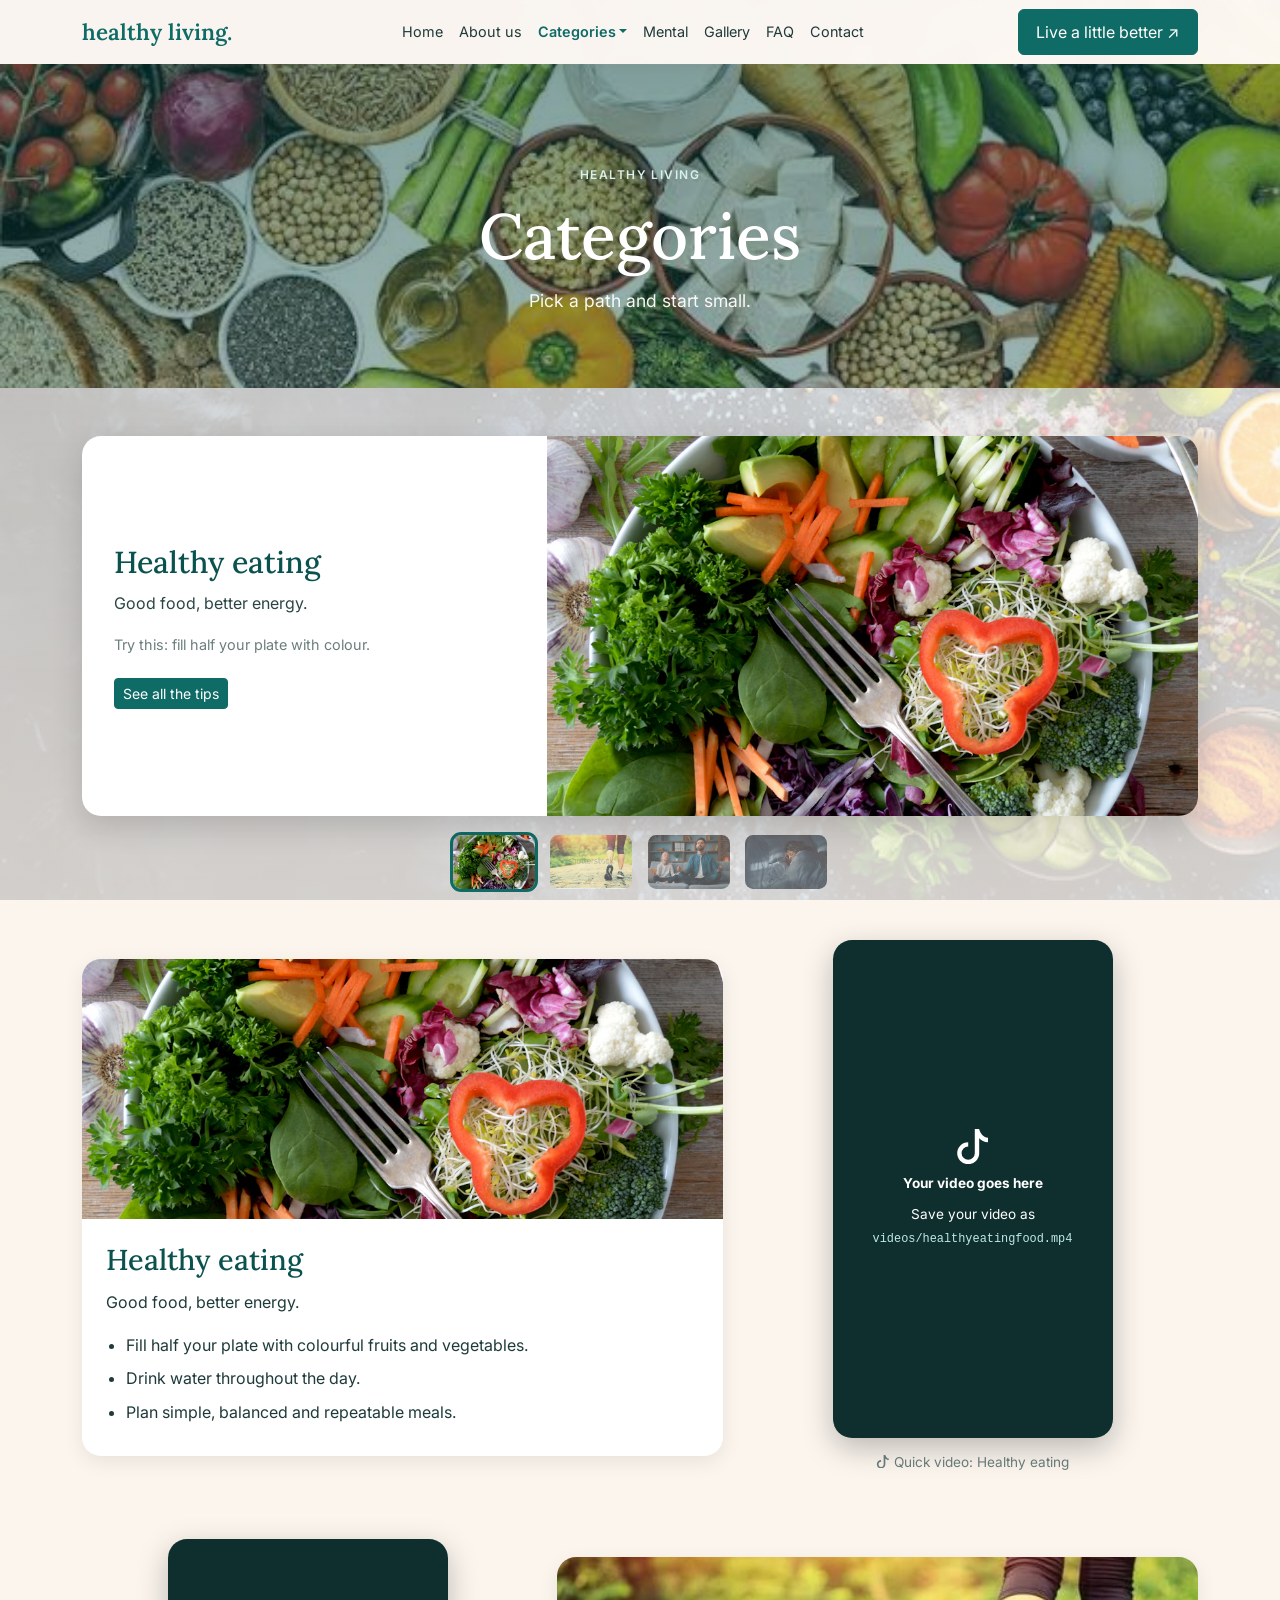
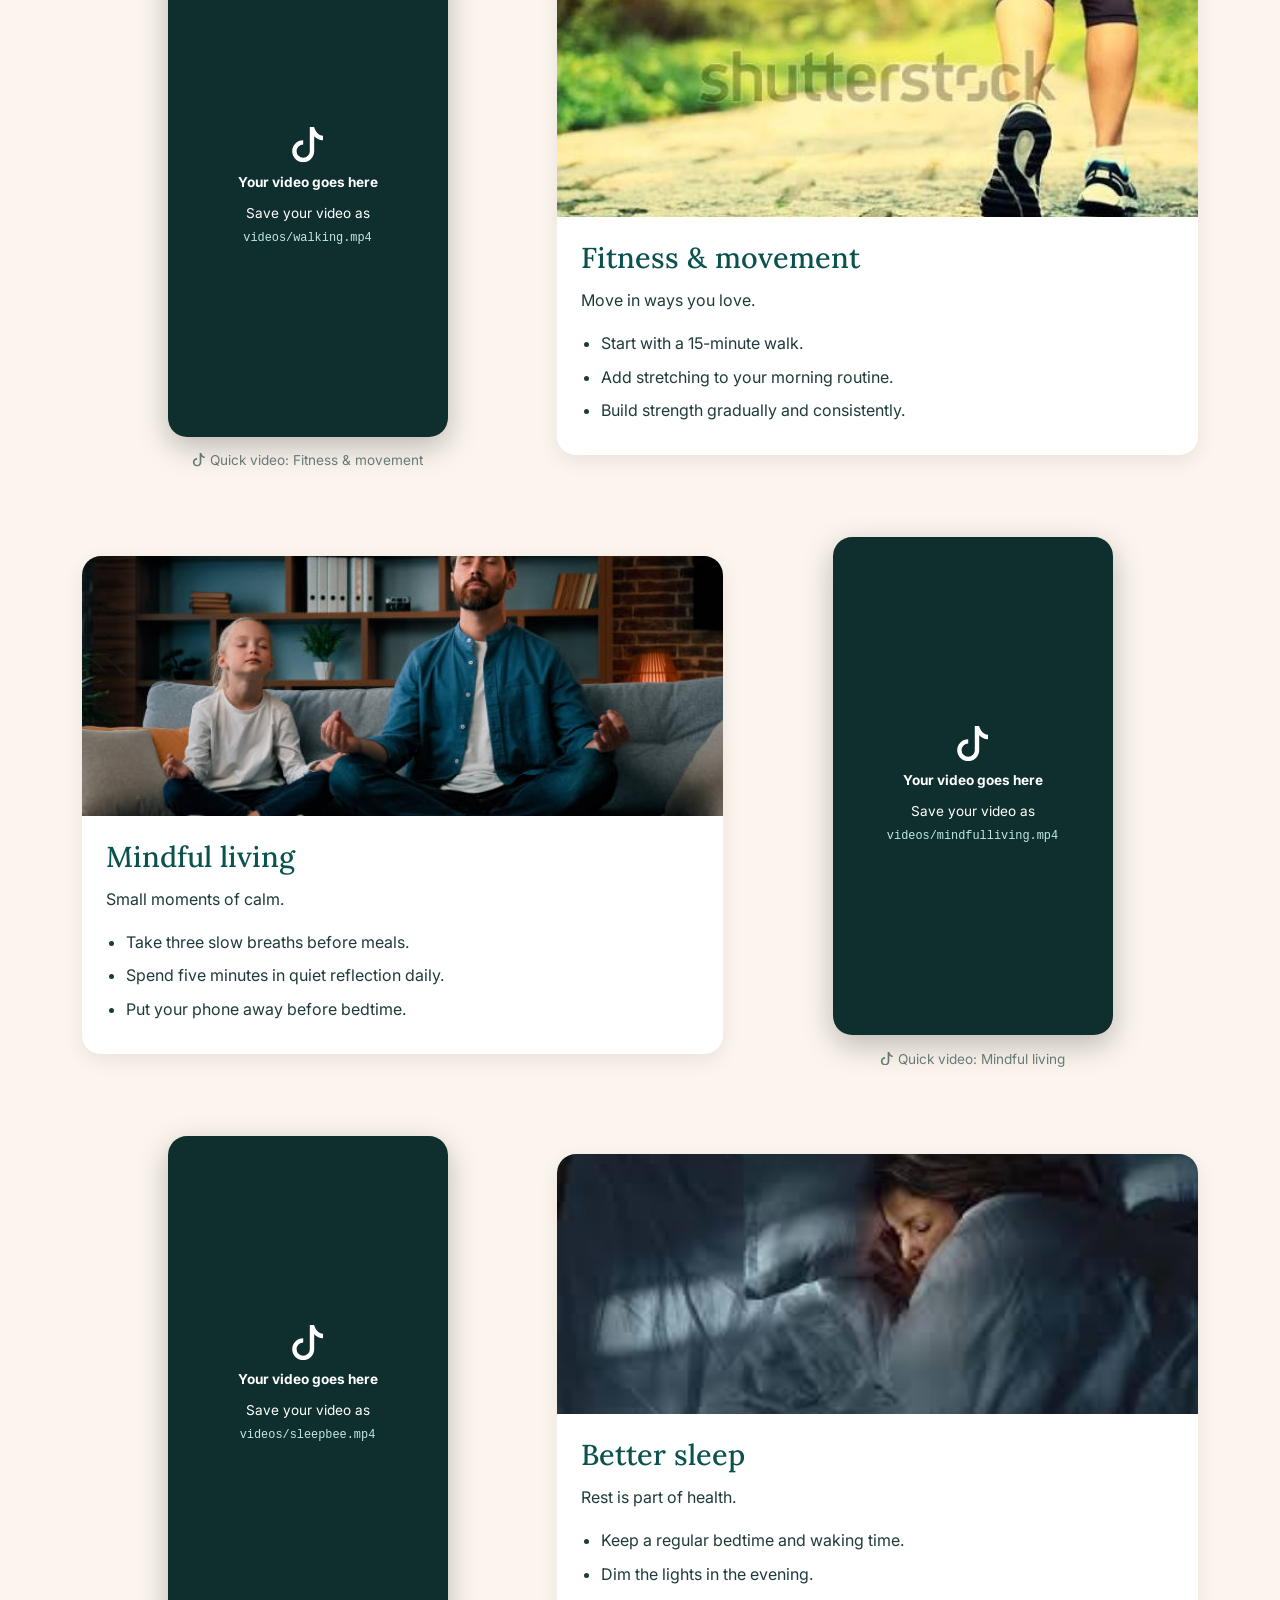
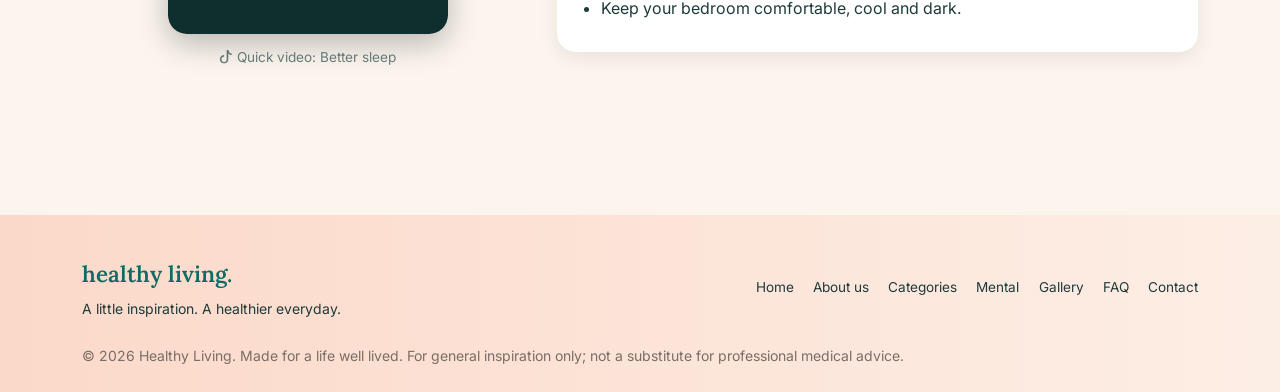
<file: categories.html>
<!DOCTYPE html>
<html lang="en">
<head>
  <meta charset="utf-8">
  <meta name="viewport" content="width=device-width, initial-scale=1">
  <meta name="description" content="Explore healthy eating, fitness, mindful living and better sleep with Healthy Living.">
  <meta name="theme-color" content="#0f6b66">

  <title>Categories | Healthy Living</title>

  <link href="https://cdn.jsdelivr.net/npm/bootstrap@5.3.3/dist/css/bootstrap.min.css" rel="stylesheet">
  <link href="https://fonts.googleapis.com/css2?family=Lora:wght@500;600&family=Inter:wght@400;500;600&display=swap" rel="stylesheet">

  <style>
    :root {
      --teal: #0f6b66;
      --teal-dark: #0a524e;
      --ink: #1f3a3a;
      --muted: #6b7f7d;
      --cream: #fdf8f3;
      --mint: #bfeae4;
      --peach: #fbd9c9;
      --font-heading: Lora, Georgia, "Times New Roman", serif;
      --font-body: Inter, system-ui, -apple-system, "Segoe UI", Arial, sans-serif;
      --radius-sm: 6px;
      --radius-md: 1rem;
      --radius-lg: 1.2rem;
      --shadow-card: 0 6px 20px rgba(0, 0, 0, .08);
      --shadow-video: 0 10px 30px rgba(0, 0, 0, .25);
      --shadow-menu: 0 12px 30px rgba(0, 0, 0, .18);
      --shadow-hero: 0 10px 30px rgba(0, 0, 0, .15);
      --menu-height: 90px;
    }

    * {
      box-sizing: border-box;
    }

    html {
      scroll-behavior: smooth;
      scroll-padding-top: var(--menu-height);
    }

    body {
      font-family: var(--font-body);
      color: var(--ink);
      background: var(--cream);
      line-height: 1.7;
    }

    h1,
    h2,
    h3,
    .brand {
      font-family: var(--font-heading);
    }

    a {
      color: var(--teal);
    }

    .muted {
      font-size: .85rem;
      color: var(--muted);
    }

    .icon {
      width: 1em;
      height: 1em;
      fill: currentColor;
      vertical-align: -.125em;
    }

    .btn-teal {
      color: #fff;
      background: var(--teal);
      border: 1px solid var(--teal);
      border-radius: var(--radius-sm);
      padding: .65rem 1.1rem;
    }

    .btn-teal:hover {
      color: #fff;
      background: var(--teal-dark);
      border-color: var(--teal-dark);
    }

    .eyebrow {
      display: inline-block;
      text-transform: uppercase;
      letter-spacing: .12em;
      font-size: .75rem;
      font-weight: 600;
      color: #d9f0ec;
    }

    img.img-broken {
      min-height: 180px;
      background: linear-gradient(135deg, var(--mint), var(--peach));
    }

    body.inner {
      position: relative;
      isolation: isolate;
      background: #fbf5ee;
    }

    body.inner::before {
      content: "";
      position: fixed;
      inset: 0;
      z-index: -2;
      background-image: var(--page-bg);
      background-size: cover;
      background-position: center;
      background-repeat: no-repeat;
      filter: saturate(1.1);
      opacity: .6;
      pointer-events: none;
    }

    body.inner::after {
      content: "";
      position: fixed;
      inset: 0;
      z-index: -1;
      background: linear-gradient(
        rgba(253, 248, 243, .5),
        rgba(253, 248, 243, .72)
      );
      pointer-events: none;
    }

    .site-nav {
      background: rgba(253, 248, 243, .94);
      backdrop-filter: blur(8px);
      box-shadow: 0 2px 12px rgba(0, 0, 0, .04);
    }

    .site-nav .nav-link {
      font-size: .9rem;
      color: var(--ink);
    }

    .site-nav .nav-link:hover,
    .site-nav .nav-link.active {
      color: var(--teal);
    }

    .site-nav .nav-link.active {
      font-weight: 600;
    }

    .brand {
      font-size: 1.4rem;
      font-weight: 600;
      color: var(--teal);
      text-decoration: none;
    }

    .site-nav .dropdown-menu {
      min-width: 240px;
      padding: .6rem;
      border: 0;
      background-color: #fff;
      background-image:
        linear-gradient(rgba(255, 255, 255, .72), rgba(255, 255, 255, .9)),
        url("images/best.jpg");
      background-size: cover;
      background-position: center;
      border-radius: var(--radius-md);
      box-shadow: var(--shadow-menu);
    }

    .site-nav .dropdown-item {
      padding: .55rem .9rem;
      font-weight: 500;
      color: var(--ink);
      border-radius: .6rem;
    }

    .site-nav .dropdown-item:hover {
      color: var(--teal);
      background: rgba(15, 107, 102, .12);
    }

    @media (min-width: 992px) {
      .site-nav .dropdown:hover > .dropdown-menu {
        display: block;
      }
    }

    .page-head {
      padding: 6rem 0 4.5rem;
      text-align: center;
      color: #fff;
      background-color: var(--teal);
      background-image:
        linear-gradient(rgba(10, 70, 66, .5), rgba(10, 70, 66, .4)),
        var(--bg);
      background-size: cover;
      background-position: center;
    }

    .page-head h1 {
      margin: .7rem 0;
      font-size: clamp(2.5rem, 5vw, 4rem);
    }

    .page-head p {
      font-size: 1.1rem;
      opacity: .95;
      margin-bottom: 0;
    }

    .split-car .carousel-inner {
      overflow: hidden;
      border-radius: var(--radius-lg);
      box-shadow: var(--shadow-hero);
    }

    .split-car .carousel-item .row {
      min-height: 380px;
    }

    .split-text {
      display: flex;
      flex-direction: column;
      justify-content: center;
      align-items: flex-start;
      gap: .6rem;
      padding: 2rem;
      color: var(--ink);
      background: #fff;
    }

    .split-text h3 {
      margin: 0;
      font-size: 1.9rem;
      color: var(--teal-dark);
    }

    .split-text p {
      margin: 0;
      opacity: .95;
    }

    .split-text .split-tip {
      margin-top: .4rem;
      font-size: .9rem;
      color: var(--muted);
      opacity: 1;
    }

    .split-text .btn {
      margin-top: .7rem;
    }

    .split-text .btn-light {
      color: #fff;
      background: var(--teal);
      border-color: var(--teal);
    }

    .split-text .btn-light:hover {
      color: #fff;
      background: var(--teal-dark);
      border-color: var(--teal-dark);
    }

    .split-car img {
      display: block;
      width: 100%;
      height: 380px;
      object-fit: cover;
    }

    .split-car .carousel-indicators.thumbs {
      position: static;
      margin: 1rem 0 0;
      justify-content: center;
      gap: .6rem;
    }

    .split-car .thumbs button {
      box-sizing: border-box;
      width: 88px;
      height: 60px;
      margin: 0;
      border: 3px solid transparent;
      border-radius: .7rem;
      background-color: var(--mint);
      background-size: cover;
      background-position: center;
      opacity: .6;
      transition: opacity .25s, border-color .25s;
    }

    .split-car .thumbs button:hover {
      opacity: .85;
    }

    .split-car .thumbs button.active {
      opacity: 1;
      border-color: var(--teal);
    }

    .cat-row {
      margin-bottom: 4rem;
      scroll-margin-top: var(--menu-height);
    }

    .cat-row li {
      margin-bottom: .4rem;
    }

    .cat-card {
      height: 100%;
      overflow: hidden;
      background: rgba(255, 255, 255, .95);
      border-radius: var(--radius-lg);
      box-shadow: var(--shadow-card);
      transition: transform .3s, box-shadow .3s;
    }

    .cat-card:hover {
      transform: translateY(-5px);
      box-shadow: 0 12px 28px rgba(0, 0, 0, .12);
    }

    .cat-img {
      display: block;
      width: 100%;
      height: 260px;
      object-fit: cover;
    }

    .cat-body {
      padding: 1.5rem;
    }

    .cat-body h2 {
      color: var(--teal-dark);
      font-size: 1.8rem;
      margin-bottom: .7rem;
    }

    .cat-body ul {
      padding-left: 1.25rem;
      margin-bottom: 0;
    }

    .video-frame {
      position: relative;
      aspect-ratio: 9 / 16;
      width: 100%;
      max-width: 280px;
      margin: 0 auto .6rem;
      overflow: hidden;
      background: #0f2f2e;
      border-radius: var(--radius-lg);
      box-shadow: var(--shadow-video);
    }

    .video-frame video {
      display: block;
      width: 100%;
      height: 100%;
      object-fit: cover;
    }

    .video-empty {
      display: none;
      position: absolute;
      inset: 0;
      flex-direction: column;
      align-items: center;
      justify-content: center;
      gap: .5rem;
      padding: 1.2rem;
      font-size: .85rem;
      color: #fff;
      text-align: center;
    }

    .video-empty .icon {
      width: 2.2rem;
      height: 2.2rem;
    }

    .video-empty code {
      color: var(--mint);
      overflow-wrap: anywhere;
    }

    .no-video video {
      display: none;
    }

    .no-video .video-empty {
      display: flex;
    }

    .site-footer {
      margin-top: 2rem;
      padding: 2.5rem 0 1.5rem;
      background: linear-gradient(90deg, var(--peach), #fdeee5);
    }

    .foot-links {
      display: flex;
      flex-wrap: wrap;
      gap: .5rem 1.2rem;
    }

    .foot-links a {
      font-size: .85rem;
      color: var(--ink);
      text-decoration: none;
    }

    .foot-links a:hover {
      color: var(--teal);
      text-decoration: underline;
    }

    .foot-note {
      color: #7a6d66;
    }

    .fade-up {
      opacity: 0;
      transform: translateY(24px);
      transition: opacity .7s, transform .7s;
    }

    .fade-up.show {
      opacity: 1;
      transform: none;
    }

    :focus-visible {
      outline: 3px solid var(--teal);
      outline-offset: 3px;
    }

    @media (max-width: 767px) {
      .page-head {
        padding: 4rem 1rem 3.5rem;
      }

      .split-car .carousel-item .row {
        min-height: auto;
      }

      .split-car img {
        height: 240px;
      }

      .split-text {
        padding: 1.5rem;
      }

      .split-car .thumbs button {
        width: 64px;
        height: 46px;
      }

      .cat-img {
        height: 220px;
      }

      .cat-row {
        margin-bottom: 3rem;
      }
    }

    @media (prefers-reduced-motion: reduce) {
      *,
      *::before,
      *::after {
        scroll-behavior: auto !important;
        animation: none !important;
        transition: none !important;
      }

      .fade-up {
        opacity: 1;
        transform: none;
      }
    }
  </style>
</head>

<body class="inner" style="--page-bg: url('images/cat.avif');">

  <svg width="0" height="0" style="position:absolute" aria-hidden="true">
    <symbol id="icon-tiktok" viewBox="0 0 16 16">
      <path d="M9 0h1.98c.144.715.54 1.617 1.235 2.512C12.895 3.389 13.797 4 15 4v2c-1.753 0-3.07-.814-4-1.829V11a5 5 0 1 1-5-5v2a3 3 0 1 0 3 3z"/>
    </symbol>
  </svg>

  <nav class="navbar navbar-expand-lg site-nav sticky-top">
    <div class="container">
      <a class="navbar-brand brand" href="index.html">healthy living.</a>

      <button class="navbar-toggler" type="button"
              data-bs-toggle="collapse" data-bs-target="#menu"
              aria-controls="menu" aria-expanded="false"
              aria-label="Open menu">
        <span class="navbar-toggler-icon"></span>
      </button>

      <div class="collapse navbar-collapse" id="menu">
        <ul class="navbar-nav mx-auto">
          <li class="nav-item">
            <a class="nav-link" href="index.html">Home</a>
          </li>
          <li class="nav-item">
            <a class="nav-link" href="about us.html">About us</a>
          </li>

          <li class="nav-item dropdown">
            <a class="nav-link dropdown-toggle active"
               href="categories.html"
               data-bs-toggle="dropdown"
               aria-current="page">Categories</a>

            <ul class="dropdown-menu">
              <li><a class="dropdown-item" href="categories.html#eating">Healthy eating</a></li>
              <li><a class="dropdown-item" href="categories.html#fitness">Fitness &amp; movement</a></li>
              <li><a class="dropdown-item" href="categories.html#mindful">Mindful living</a></li>
              <li><a class="dropdown-item" href="categories.html#sleep">Better sleep</a></li>
            </ul>
          </li>

          <li class="nav-item">
            <a class="nav-link" href="mental.html">Mental</a>
          </li>
          <li class="nav-item">
            <a class="nav-link" href="gallery.html">Gallery</a>
          </li>
          <li class="nav-item">
            <a class="nav-link" href="faq.html">FAQ</a>
          </li>
          <li class="nav-item">
            <a class="nav-link" href="contact.html">Contact</a>
          </li>
        </ul>

        <a href="contact.html" class="btn btn-teal">Live a little better ↗</a>
      </div>
    </div>
  </nav>

  <header class="page-head" style="--bg: url('images/veg.jpg');">
    <div class="container">
      <span class="eyebrow">Healthy Living</span>
      <h1>Categories</h1>
      <p>Pick a path and start small.</p>
    </div>
  </header>

  <section class="container mt-5" aria-label="Featured categories">
    <div id="splitCarousel"
         class="carousel slide carousel-fade split-car"
         data-bs-ride="carousel"
         data-bs-interval="5000">

      <div class="carousel-inner">

        <div class="carousel-item active">
          <div class="row g-0">
            <div class="col-md-5 order-2 order-md-1 split-text">
              <h3>Healthy eating</h3>
              <p>Good food, better energy.</p>
              <p class="split-tip">Try this: fill half your plate with colour.</p>
              <a href="#eating" class="btn btn-light btn-sm">See all the tips</a>
            </div>
            <div class="col-md-7 order-1 order-md-2">
              <img class="d-block w-100"
                   src="images/p3.avif"
                   alt="A colourful healthy meal">
            </div>
          </div>
        </div>

        <div class="carousel-item">
          <div class="row g-0">
            <div class="col-md-5 order-2 order-md-1 split-text">
              <h3>Fitness &amp; movement</h3>
              <p>Move in ways you love.</p>
              <p class="split-tip">Try this: start with a 15-minute walk.</p>
              <a href="#fitness" class="btn btn-light btn-sm">See all the tips</a>
            </div>
            <div class="col-md-7 order-1 order-md-2">
              <img class="d-block w-100"
                   src="images/wakl.jpg"
                   alt="A person walking outdoors">
            </div>
          </div>
        </div>

        <div class="carousel-item">
          <div class="row g-0">
            <div class="col-md-5 order-2 order-md-1 split-text">
              <h3>Mindful living</h3>
              <p>Small moments of calm.</p>
              <p class="split-tip">Try this: take three slow breaths before meals.</p>
              <a href="#mindful" class="btn btn-light btn-sm">See all the tips</a>
            </div>
            <div class="col-md-7 order-1 order-md-2">
              <img class="d-block w-100"
                   src="images/cal.jpg"
                   alt="A calm and peaceful scene">
            </div>
          </div>
        </div>

        <div class="carousel-item">
          <div class="row g-0">
            <div class="col-md-5 order-2 order-md-1 split-text">
              <h3>Better sleep</h3>
              <p>Rest is part of health.</p>
              <p class="split-tip">Try this: keep a regular bedtime.</p>
              <a href="#sleep" class="btn btn-light btn-sm">See all the tips</a>
            </div>
            <div class="col-md-7 order-1 order-md-2">
              <img class="d-block w-100"
                   src="images/sp.jpg"
                   alt="A restful bedroom">
            </div>
          </div>
        </div>

      </div>

      <div class="carousel-indicators thumbs">
        <button type="button"
                data-bs-target="#splitCarousel"
                data-bs-slide-to="0"
                class="active"
                aria-current="true"
                aria-label="Healthy eating"
                style="background-image:url('images/p3.avif')"></button>

        <button type="button"
                data-bs-target="#splitCarousel"
                data-bs-slide-to="1"
                aria-label="Fitness and movement"
                style="background-image:url('images/wakl.jpg')"></button>

        <button type="button"
                data-bs-target="#splitCarousel"
                data-bs-slide-to="2"
                aria-label="Mindful living"
                style="background-image:url('images/cal.jpg')"></button>

        <button type="button"
                data-bs-target="#splitCarousel"
                data-bs-slide-to="3"
                aria-label="Better sleep"
                style="background-image:url('images/sp.jpg')"></button>
      </div>
    </div>
  </section>

  <main class="py-5">
    <div class="container">

      <section class="row g-4 align-items-center cat-row fade-up" id="eating">
        <div class="col-lg-7">
          <div class="cat-card">
            <img class="cat-img"
                 src="images/p3.avif"
                 alt="Healthy and colourful food">

            <div class="cat-body">
              <h2>Healthy eating</h2>
              <p>Good food, better energy.</p>
              <ul>
                <li>Fill half your plate with colourful fruits and vegetables.</li>
                <li>Drink water throughout the day.</li>
                <li>Plan simple, balanced and repeatable meals.</li>
              </ul>
            </div>
          </div>
        </div>

        <div class="col-lg-5 text-center">
          <div class="video-frame">
            <video controls playsinline preload="metadata" poster="images/p3.avif">
              <source src="videos/healthyeatingfood.mp4" type="video/mp4">
            </video>
            <div class="video-empty">
              <svg class="icon"><use href="#icon-tiktok"></use></svg>
              <b>Your video goes here</b>
              <span>Save your video as <code>videos/healthyeatingfood.mp4</code></span>
            </div>
          </div>
          <small class="muted">
            <svg class="icon"><use href="#icon-tiktok"></use></svg>
            Quick video: Healthy eating
          </small>
        </div>
      </section>

      <section class="row g-4 align-items-center cat-row flex-lg-row-reverse fade-up" id="fitness">
        <div class="col-lg-7">
          <div class="cat-card">
            <img class="cat-img"
                 src="images/wakl.jpg"
                 alt="Fitness and outdoor movement">

            <div class="cat-body">
              <h2>Fitness &amp; movement</h2>
              <p>Move in ways you love.</p>
              <ul>
                <li>Start with a 15-minute walk.</li>
                <li>Add stretching to your morning routine.</li>
                <li>Build strength gradually and consistently.</li>
              </ul>
            </div>
          </div>
        </div>

        <div class="col-lg-5 text-center">
          <div class="video-frame">
            <video controls playsinline preload="metadata" poster="images/wakl.jpg">
              <source src="videos/walking.mp4" type="video/mp4">
            </video>
            <div class="video-empty">
              <svg class="icon"><use href="#icon-tiktok"></use></svg>
              <b>Your video goes here</b>
              <span>Save your video as <code>videos/walking.mp4</code></span>
            </div>
          </div>
          <small class="muted">
            <svg class="icon"><use href="#icon-tiktok"></use></svg>
            Quick video: Fitness &amp; movement
          </small>
        </div>
      </section>

      <section class="row g-4 align-items-center cat-row fade-up" id="mindful">
        <div class="col-lg-7">
          <div class="cat-card">
            <img class="cat-img"
                 src="images/cal.jpg"
                 alt="A peaceful environment for mindful living">

            <div class="cat-body">
              <h2>Mindful living</h2>
              <p>Small moments of calm.</p>
              <ul>
                <li>Take three slow breaths before meals.</li>
                <li>Spend five minutes in quiet reflection daily.</li>
                <li>Put your phone away before bedtime.</li>
              </ul>
            </div>
          </div>
        </div>

        <div class="col-lg-5 text-center">
          <div class="video-frame">
            <video controls playsinline preload="metadata" poster="images/cal.jpg">
              <source src="videos/mindfulliving.mp4" type="video/mp4">
            </video>
            <div class="video-empty">
              <svg class="icon"><use href="#icon-tiktok"></use></svg>
              <b>Your video goes here</b>
              <span>Save your video as <code>videos/mindfulliving.mp4</code></span>
            </div>
          </div>
          <small class="muted">
            <svg class="icon"><use href="#icon-tiktok"></use></svg>
            Quick video: Mindful living
          </small>
        </div>
      </section>

      <section class="row g-4 align-items-center cat-row flex-lg-row-reverse fade-up" id="sleep">
        <div class="col-lg-7">
          <div class="cat-card">
            <img class="cat-img"
                 src="images/sp.jpg"
                 alt="A comfortable bedroom for restful sleep">

            <div class="cat-body">
              <h2>Better sleep</h2>
              <p>Rest is part of health.</p>
              <ul>
                <li>Keep a regular bedtime and waking time.</li>
                <li>Dim the lights in the evening.</li>
                <li>Keep your bedroom comfortable, cool and dark.</li>
              </ul>
            </div>
          </div>
        </div>

        <div class="col-lg-5 text-center">
          <div class="video-frame">
            <video controls playsinline preload="metadata" poster="images/sp.jpg">
              <source src="videos/sleepbee.mp4" type="video/mp4">
            </video>
            <div class="video-empty">
              <svg class="icon"><use href="#icon-tiktok"></use></svg>
              <b>Your video goes here</b>
              <span>Save your video as <code>videos/sleepbee.mp4</code></span>
            </div>
          </div>
          <small class="muted">
            <svg class="icon"><use href="#icon-tiktok"></use></svg>
            Quick video: Better sleep
          </small>
        </div>
      </section>

    </div>
  </main>

  <footer class="site-footer">
    <div class="container d-flex flex-wrap justify-content-between align-items-center gap-3">
      <div>
        <a class="brand" href="index.html">healthy living.</a>
        <p class="small mb-0 mt-1">A little inspiration. A healthier everyday.</p>
      </div>

      <nav class="foot-links" aria-label="Footer navigation">
        <a href="index.html">Home</a>
        <a href="about us.html">About us</a>
        <a href="categories.html">Categories</a>
        <a href="mental.html">Mental</a>
        <a href="gallery.html">Gallery</a>
        <a href="faq.html">FAQ</a>
        <a href="contact.html">Contact</a>
      </nav>
    </div>

    <div class="container small mt-4 foot-note">
      © 2026 Healthy Living. Made for a life well lived. For general inspiration only; not a substitute for professional medical advice.
    </div>
  </footer>

  <script src="https://cdn.jsdelivr.net/npm/bootstrap@5.3.3/dist/js/bootstrap.bundle.min.js"></script>

  <script>
    document.querySelectorAll("img").forEach(function (img) {
      img.addEventListener("error", function () {
        img.classList.add("img-broken");
      });
    });

    document.querySelectorAll(".video-frame video").forEach(function (video) {
      video.addEventListener("error", function () {
        video.closest(".video-frame").classList.add("no-video");
      });

      var source = video.querySelector("source");

      if (source) {
        source.addEventListener("error", function () {
          video.closest(".video-frame").classList.add("no-video");
        });
      }
    });

    var fades = document.querySelectorAll(".fade-up");

    if ("IntersectionObserver" in window) {
      var watcher = new IntersectionObserver(function (entries) {
        entries.forEach(function (entry) {
          if (entry.isIntersecting) {
            entry.target.classList.add("show");
            watcher.unobserve(entry.target);
          }
        });
      }, { threshold: 0.15 });

      fades.forEach(function (element) {
        watcher.observe(element);
      });
    } else {
      fades.forEach(function (element) {
        element.classList.add("show");
      });
    }
  </script>

</body>
</html>
</file>
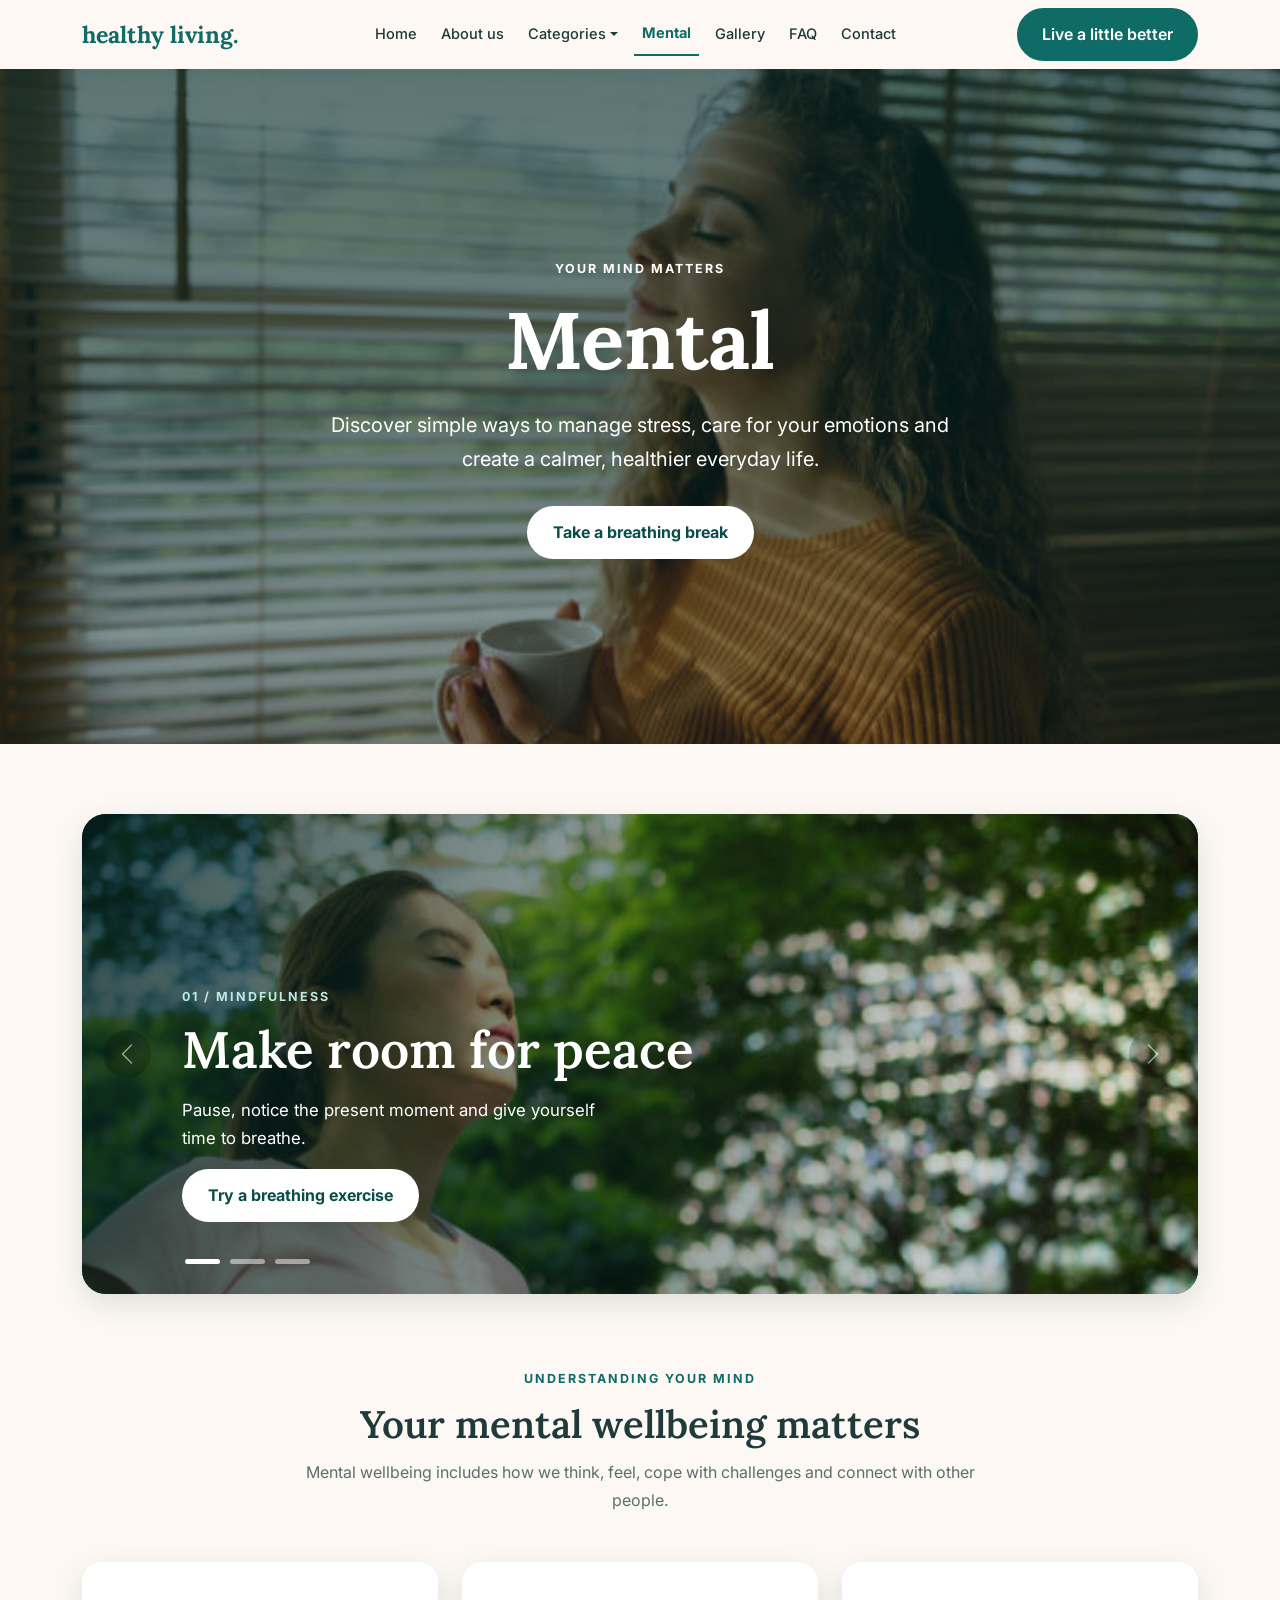
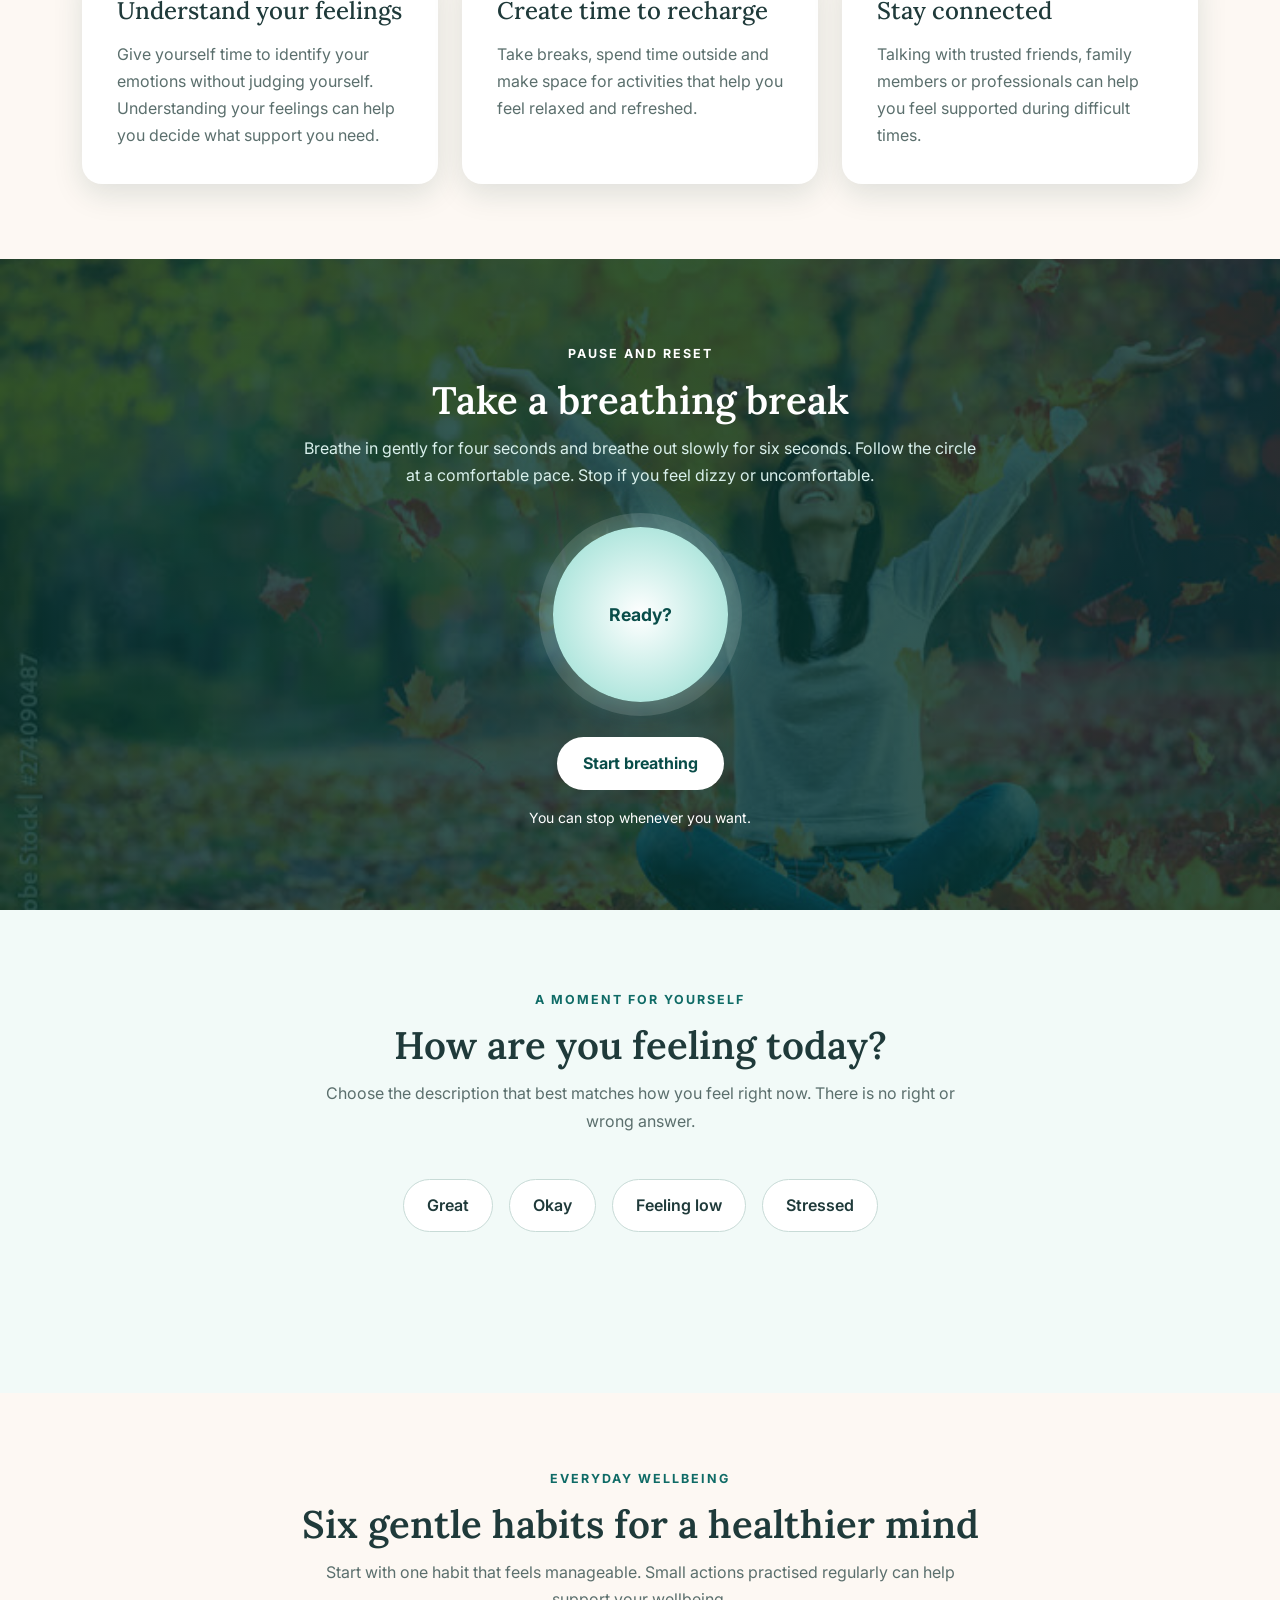
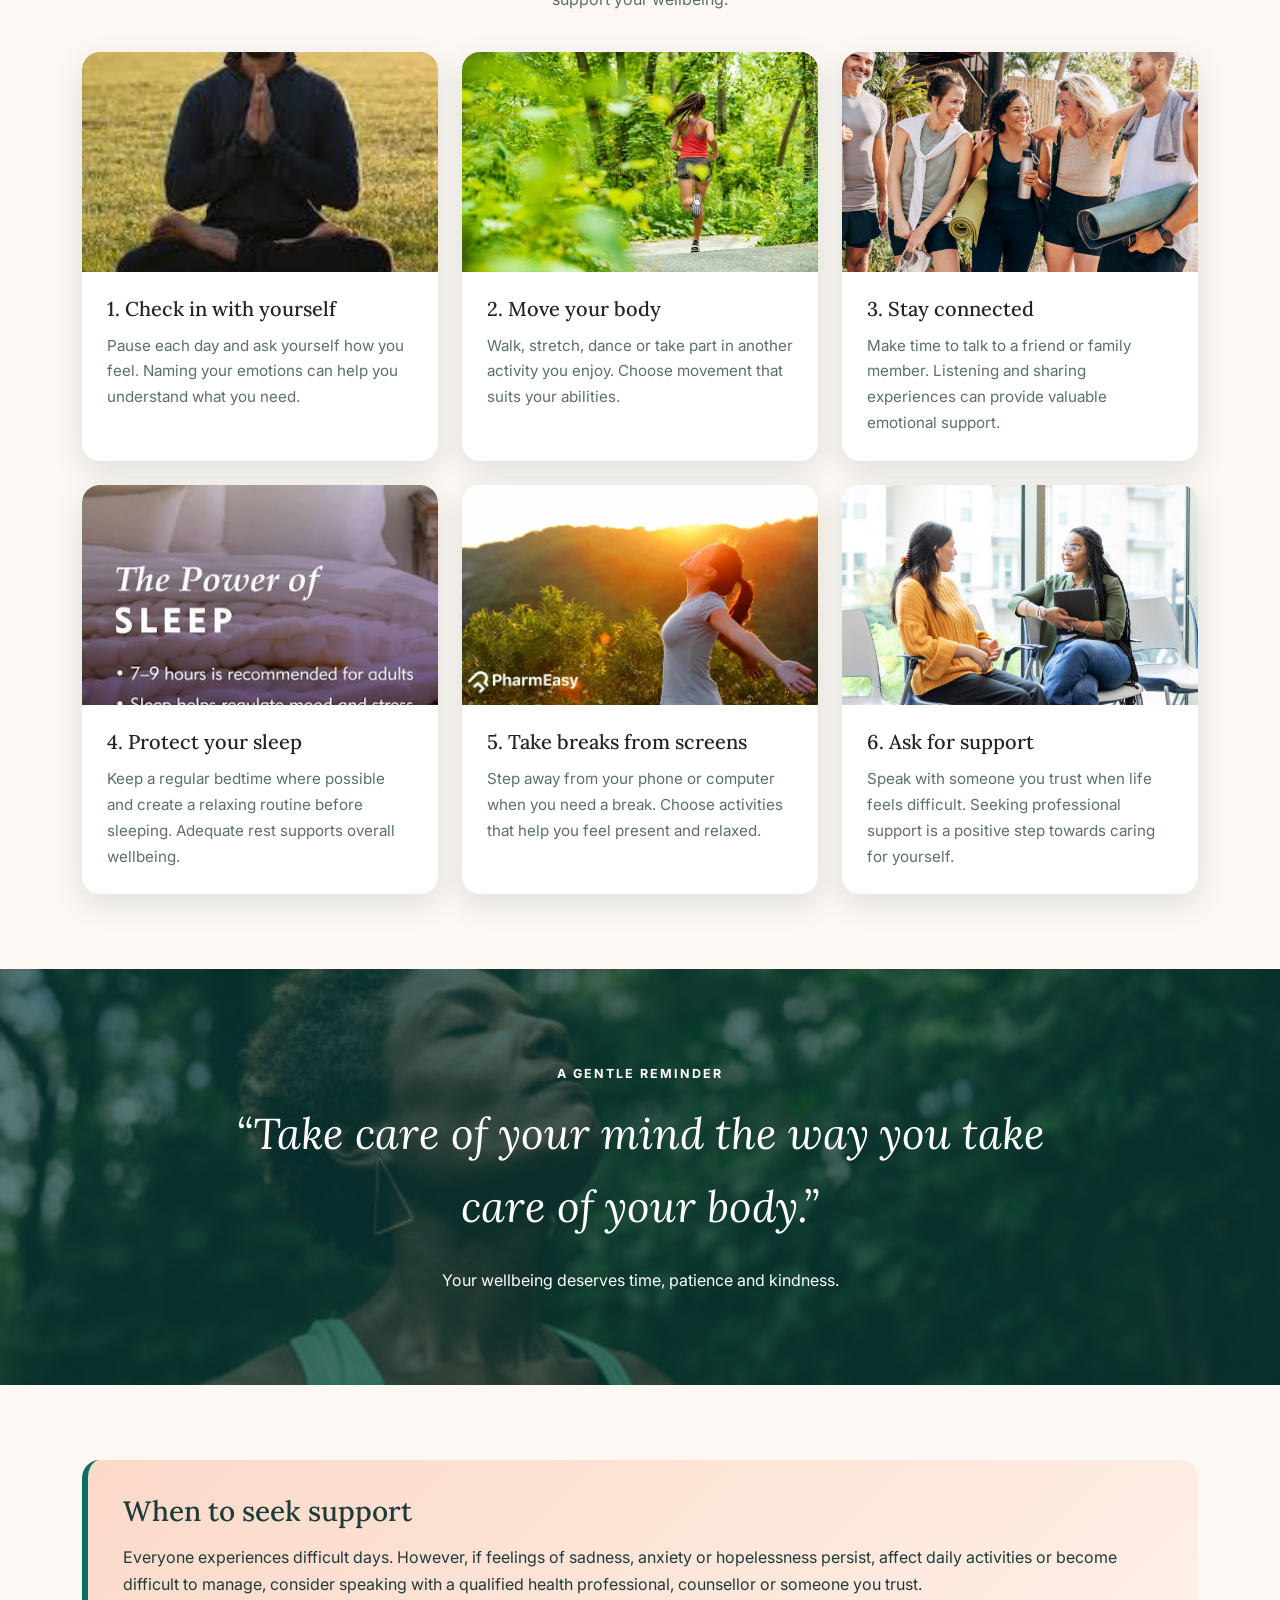
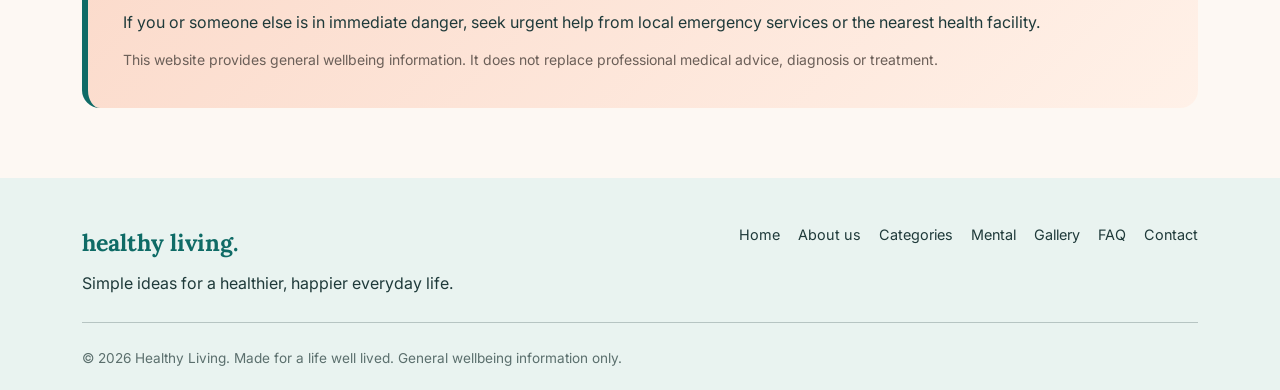
<file: mental.html>
<!DOCTYPE html>
<html lang="en">
<head>
<meta charset="UTF-8">
<meta name="viewport" content="width=device-width, initial-scale=1">

<title>Mental | Healthy Living</title>

<meta name="description" content="Explore practical mental wellbeing tips, breathing exercises, mindfulness and healthy habits with Healthy Living.">


<link href="https://cdn.jsdelivr.net/npm/bootstrap@5.3.3/dist/css/bootstrap.min.css" rel="stylesheet">
<link href="https://cdn.jsdelivr.net/npm/bootstrap-icons@1.11.3/font/bootstrap-icons.css" rel="stylesheet">


<link href="https://fonts.googleapis.com/css2?family=Lora:wght@500;600;700&family=Inter:wght@400;500;600;700&display=swap" rel="stylesheet">

<style>
:root {
    --teal: #0f6b66;
    --teal-dark: #094d49;
    --ink: #1f3a3a;
    --muted: #5b6f6d;
    --cream: #fdf8f3;
    --mint: #bfeae4;
    --peach: #fbd9c9;
    --shadow: 0 10px 30px rgba(15, 60, 56, 0.13);
}

* {
    box-sizing: border-box;
}

html {
    scroll-behavior: smooth;
    scroll-padding-top: 85px;
}

body {
    margin: 0;
    font-family: 'Inter', sans-serif;
    background: var(--cream);
    color: var(--ink);
    line-height: 1.7;
}

h1, h2, h3, h4, .brand {
    font-family: 'Lora', serif;
}

h2 {
    font-size: clamp(1.8rem, 3vw, 2.5rem);
    font-weight: 600;
}

img {
    max-width: 100%;
}

.section-padding {
    padding: 75px 0;
}

.section-title {
    text-align: center;
    margin-bottom: 12px;
}

.section-subtitle {
    text-align: center;
    color: var(--muted);
    max-width: 680px;
    margin: 0 auto 38px;
}

.small-label {
    display: inline-block;
    color: var(--teal);
    text-transform: uppercase;
    letter-spacing: 2px;
    font-size: .78rem;
    font-weight: 700;
    margin-bottom: 12px;
}



.site-nav {
    background: rgba(253, 248, 243, .97);
    box-shadow: 0 2px 14px rgba(0, 0, 0, .06);
}

.brand {
    font-size: 1.45rem;
    font-weight: 700;
    color: var(--teal);
    text-decoration: none;
}

.brand:hover {
    color: var(--teal-dark);
}

.site-nav .nav-link {
    color: var(--ink);
    font-size: .91rem;
    font-weight: 500;
    margin: 0 4px;
}

.site-nav .nav-link:hover,
.site-nav .nav-link.active {
    color: var(--teal);
}

.site-nav .nav-link.active {
    font-weight: 700;
    border-bottom: 2px solid var(--teal);
}

.dropdown-menu {
    border: none;
    border-radius: 12px;
    box-shadow: var(--shadow);
    padding: 10px;
}

.dropdown-item {
    border-radius: 8px;
    padding: 10px 14px;
}

.dropdown-item:hover {
    background: #e5f4f1;
    color: var(--teal);
}

.btn-teal {
    background: var(--teal);
    color: white;
    border: 2px solid var(--teal);
    border-radius: 30px;
    padding: 11px 23px;
    font-weight: 600;
    text-decoration: none;
    display: inline-block;
    transition: .25s;
}

.btn-teal:hover {
    background: var(--teal-dark);
    border-color: var(--teal-dark);
    color: white;
    transform: translateY(-2px);
}



.hero {
    min-height: 75vh;
    display: flex;
    align-items: center;
    justify-content: center;
    text-align: center;
    color: white;
    background:
        linear-gradient(rgba(5, 43, 40, .65), rgba(5, 43, 40, .45)),
        url('images/m5.jpg')
        center / cover no-repeat;
    padding: 100px 20px;
}

.hero-content {
    max-width: 850px;
}

.hero h1 {
    font-size: clamp(2.7rem, 7vw, 5rem);
    font-weight: 700;
    margin-bottom: 20px;
}

.hero p {
    max-width: 620px;
    margin: 0 auto 30px;
    font-size: clamp(1rem, 2vw, 1.25rem);
}

.btn-light-pill {
    background: white;
    color: var(--teal-dark);
    border-radius: 30px;
    padding: 13px 26px;
    font-weight: 700;
    text-decoration: none;
    display: inline-block;
    transition: .25s;
}

.btn-light-pill:hover {
    background: var(--mint);
    color: var(--teal-dark);
    transform: translateY(-2px);
}


.carousel-section {
    padding: 70px 0;
}

.feature-carousel {
    border-radius: 24px;
    overflow: hidden;
    box-shadow: var(--shadow);
    background: var(--teal-dark);
}

.feature-carousel .carousel-item {
    position: relative;
    height: 480px;
}

.feature-carousel .carousel-item img {
    width: 100%;
    height: 100%;
    object-fit: cover;
}

.feature-carousel .carousel-item::after {
    content: "";
    position: absolute;
    inset: 0;
    background: linear-gradient(
        90deg,
        rgba(4, 36, 33, .78),
        rgba(4, 36, 33, .25) 75%,
        rgba(4, 36, 33, .08)
    );
}

.feature-content {
    position: absolute;
    z-index: 2;
    left: 9%;
    bottom: 15%;
    max-width: 520px;
    color: white;
}

.feature-content h3 {
    font-size: clamp(2rem, 4vw, 3.3rem);
    margin-bottom: 15px;
    font-weight: 600;
}

.feature-content p {
    font-size: 1.05rem;
    max-width: 440px;
}

.feature-content .small-label {
    color: #bfeae4;
}

.feature-carousel .carousel-indicators {
    justify-content: flex-start;
    margin-left: 9%;
    margin-bottom: 30px;
    z-index: 3;
}

.feature-carousel .carousel-indicators button {
    width: 35px;
    height: 5px;
    border-radius: 5px;
    border: 0;
    margin-right: 7px;
}

.feature-carousel .carousel-control-prev,
.feature-carousel .carousel-control-next {
    z-index: 4;
    width: 8%;
}

.feature-carousel .carousel-control-prev-icon,
.feature-carousel .carousel-control-next-icon {
    background-color: rgba(0, 0, 0, .4);
    border-radius: 50%;
    padding: 24px;
    background-size: 50%;
}



.intro-card {
    background: white;
    padding: 35px;
    border-radius: 20px;
    box-shadow: var(--shadow);
    height: 100%;
}

.intro-card h3 {
    margin-bottom: 15px;
}

.intro-card p {
    color: var(--muted);
    margin-bottom: 0;
}

.intro-icon {
    display: flex;
    align-items: center;
    justify-content: center;
    width: 58px;
    height: 58px;
    border-radius: 15px;
    background: #e5f4f1;
    color: var(--teal);
    font-size: 1.5rem;
    margin-bottom: 22px;
}



.breath-section {
    padding: 80px 0;
    color: white;
    text-align: center;
    background:
        linear-gradient(rgba(6, 52, 48, .82), rgba(6, 52, 48, .82)),
        url('images/s8.jpg')
        center / cover no-repeat;
}

.breath-section .section-subtitle {
    color: #d9f0ec;
}

.breath-circle {
    width: 175px;
    height: 175px;
    border-radius: 50%;
    margin: 35px auto;
    display: flex;
    justify-content: center;
    align-items: center;
    color: var(--teal-dark);
    background: radial-gradient(circle, #fff, #91dcd0);
    box-shadow: 0 0 0 14px rgba(255,255,255,.13),
                0 0 45px rgba(127,208,197,.45);
    font-size: 1.1rem;
    font-weight: 700;
    transition: transform 4s ease-in-out;
}

.breath-circle.in {
    transform: scale(1.25);
    transition-duration: 4s;
}

.breath-circle.out {
    transform: scale(1);
    transition-duration: 6s;
}



.mood-section {
    background: #f2faf8;
}

.mood-btn {
    background: white;
    border: 1px solid #c8dbd7;
    border-radius: 30px;
    color: var(--ink);
    padding: 12px 23px;
    margin: 6px;
    font-weight: 600;
    transition: .2s;
}

.mood-btn:hover,
.mood-btn.active {
    background: var(--teal);
    border-color: var(--teal);
    color: white;
}

.mood-message {
    max-width: 620px;
    min-height: 55px;
    margin: 25px auto 0;
    color: var(--teal-dark);
    font-weight: 500;
}

/* HABIT CARDS */

.habit-card {
    background: white;
    height: 100%;
    border: 0;
    border-radius: 18px;
    overflow: hidden;
    box-shadow: var(--shadow);
    transition: transform .25s, box-shadow .25s;
}

.habit-card:hover {
    transform: translateY(-6px);
    box-shadow: 0 18px 35px rgba(15, 60, 56, .17);
}

.habit-card img {
    height: 220px;
    width: 100%;
    object-fit: cover;
}

.habit-card .card-body {
    padding: 25px;
}

.habit-card h3 {
    font-size: 1.25rem;
    margin-bottom: 12px;
}

.habit-card p {
    color: var(--muted);
    font-size: .95rem;
    margin: 0;
}


.quote-section {
    padding: 90px 20px;
    text-align: center;
    color: white;
    background:
        linear-gradient(rgba(7, 59, 55, .68), rgba(7, 59, 55, .68)),
        url('images/m20.jpg')
        center / cover no-repeat;
}

.quote-section blockquote {
    max-width: 850px;
    margin: auto;
    font-family: 'Lora', serif;
    font-size: clamp(1.6rem, 3.8vw, 2.7rem);
    font-style: italic;
}



.reach-card {
    padding: 35px;
    border-radius: 18px;
    border-left: 6px solid var(--teal);
    background: linear-gradient(135deg, var(--peach), #fff1e8);
}

.reach-card p {
    margin-bottom: 10px;
}

.reach-card small {
    color: #6b5f58;
}



.site-footer {
    margin-top: 70px;
    padding: 45px 0 20px;
    background: #e9f3f0;
}

.footer-links {
    display: flex;
    flex-wrap: wrap;
    gap: 18px;
}

.footer-links a {
    text-decoration: none;
    color: var(--ink);
    font-size: .9rem;
}

.footer-links a:hover {
    color: var(--teal);
    text-decoration: underline;
}

.footer-note {
    color: var(--muted);
    font-size: .85rem;
}

:focus-visible {
    outline: 3px solid #e59a58;
    outline-offset: 3px;
}



@media (max-width: 991px) {
    .site-nav .nav-link.active {
        border-bottom: 0;
    }

    .site-nav .btn-teal {
        margin: 10px 0 15px;
    }
}

@media (max-width: 767px) {
    .section-padding {
        padding: 55px 0;
    }

    .hero {
        min-height: 60vh;
        padding: 75px 18px;
    }

    .feature-carousel .carousel-item {
        height: 390px;
    }

    .feature-content {
        left: 8%;
        right: 8%;
        bottom: 14%;
    }

    .feature-content h3 {
        font-size: 2rem;
    }

    .feature-content p {
        font-size: .93rem;
    }

    .feature-carousel .carousel-control-prev,
    .feature-carousel .carousel-control-next {
        width: 12%;
    }

    .intro-card,
    .reach-card {
        padding: 25px;
    }

    .habit-card img {
        height: 210px;
    }
}

@media (max-width: 480px) {
    .feature-carousel .carousel-item {
        height: 360px;
    }

    .feature-content h3 {
        font-size: 1.7rem;
    }

    .mood-btn {
        padding: 10px 16px;
        font-size: .9rem;
    }

    .breath-circle {
        width: 150px;
        height: 150px;
    }

    .footer-links {
        gap: 12px;
    }
}

@media (prefers-reduced-motion: reduce) {
    *,
    *::before,
    *::after {
        scroll-behavior: auto !important;
        animation: none !important;
        transition: none !important;
    }
}
</style>
</head>

<body>


<nav class="navbar navbar-expand-lg site-nav sticky-top">
    <div class="container">

        <a class="navbar-brand brand" href="index.html">healthy living.</a>

        <button class="navbar-toggler" type="button"
                data-bs-toggle="collapse" data-bs-target="#mainMenu"
                aria-controls="mainMenu" aria-expanded="false"
                aria-label="Toggle navigation">
            <span class="navbar-toggler-icon"></span>
        </button>

        <div class="collapse navbar-collapse" id="mainMenu">

            <ul class="navbar-nav mx-auto align-items-lg-center">

                <li class="nav-item">
                    <a class="nav-link" href="index.html">Home</a>
                </li>

                <li class="nav-item">
                    <a class="nav-link" href="about us.html">About us</a>
                </li>

                <li class="nav-item dropdown">
                    <a class="nav-link dropdown-toggle" href="categories.html"
                       role="button" data-bs-toggle="dropdown"
                       aria-expanded="false">Categories</a>

                    <ul class="dropdown-menu">
                        <li><a class="dropdown-item" href="categories.html#eating">Healthy eating</a></li>
                        <li><a class="dropdown-item" href="categories.html#fitness">Fitness and movement</a></li>
                        <li><a class="dropdown-item" href="categories.html#mindful">Mindful living</a></li>
                        <li><a class="dropdown-item" href="categories.html#sleep">Better sleep</a></li>
                    </ul>
                </li>

                <li class="nav-item">
                    <a class="nav-link active" href="mental.html" aria-current="page">Mental</a>
                </li>

                <li class="nav-item">
                    <a class="nav-link" href="gallery.html">Gallery</a>
                </li>

                <li class="nav-item">
                    <a class="nav-link" href="faq.html">FAQ</a>
                </li>

                <li class="nav-item">
                    <a class="nav-link" href="contact.html">Contact</a>
                </li>

            </ul>

            <a href="contact.html" class="btn-teal">Live a little better</a>

        </div>
    </div>
</nav>


<header class="hero">
    <div class="container hero-content">

        <span class="small-label text-white">Your mind matters</span>

        <h1>Mental </h1>

        <p>
            Discover simple ways to manage stress, care for your emotions
            and create a calmer, healthier everyday life.
        </p>

        <a href="#breathe" class="btn-light-pill">
            Take a breathing break
        </a>

    </div>
</header>

<main>


<section class="carousel-section">
    <div class="container">

        <div id="wellbeingCarousel"
             class="carousel slide feature-carousel"
             data-bs-ride="carousel"
             data-bs-interval="5000">

            <div class="carousel-indicators">
                <button type="button" data-bs-target="#wellbeingCarousel"
                        data-bs-slide-to="0" class="active"
                        aria-current="true" aria-label="Slide 1"></button>

                <button type="button" data-bs-target="#wellbeingCarousel"
                        data-bs-slide-to="1" aria-label="Slide 2"></button>

                <button type="button" data-bs-target="#wellbeingCarousel"
                        data-bs-slide-to="2" aria-label="Slide 3"></button>
            </div>

            <div class="carousel-inner">

                <div class="carousel-item active">
                    <img
                        src="images/m4.jpg"
                        alt="A peaceful mindfulness and meditation setting">

                    <div class="feature-content">
                        <span class="small-label">01 / Mindfulness</span>
                        <h3>Make room for peace</h3>
                        <p>Pause, notice the present moment and give yourself time to breathe.</p>
                        <a href="#breathe" class="btn-light-pill">Try a breathing exercise</a>
                    </div>
                </div>

                <div class="carousel-item">
                    <img
                        src="images/m10.jpg"
                        alt="Sunlight rising over a peaceful landscape">

                    <div class="feature-content">
                        <span class="small-label">02 / Fresh beginnings</span>
                        <h3>Start with small steps</h3>
                        <p>You do not need to change everything today. One healthy habit is a good beginning.</p>
                        <a href="#habits" class="btn-light-pill">Explore healthy habits</a>
                    </div>
                </div>

                <div class="carousel-item">
                    <img
                        src="images/m2.jpg"
                        alt="A quiet green forest surrounded by trees">

                    <div class="feature-content">
                        <span class="small-label">03 / Rest and recovery</span>
                        <h3>Give yourself time to rest</h3>
                        <p>Time outdoors, regular sleep and quiet moments can support your wellbeing.</p>
                        <a href="#habits" class="btn-light-pill">Discover simple habits</a>
                    </div>
                </div>

            </div>

            <button class="carousel-control-prev" type="button"
                    data-bs-target="#wellbeingCarousel" data-bs-slide="prev"
                    aria-label="Previous slide">
                <span class="carousel-control-prev-icon" aria-hidden="true"></span>
            </button>

            <button class="carousel-control-next" type="button"
                    data-bs-target="#wellbeingCarousel" data-bs-slide="next"
                    aria-label="Next slide">
                <span class="carousel-control-next-icon" aria-hidden="true"></span>
            </button>

        </div>
    </div>
</section>


<section class="section-padding pt-0">
    <div class="container">

        <div class="text-center mb-5">
            <span class="small-label">Understanding your mind</span>
            <h2 class="section-title">Your mental wellbeing matters</h2>
            <p class="section-subtitle">
                Mental wellbeing includes how we think, feel, cope with
                challenges and connect with other people.
            </p>
        </div>

        <div class="row g-4">

            <div class="col-md-4">
                <div class="intro-card">
                   
                    <h3 class="h4">Understand your feelings</h3>
                    <p>
                        Give yourself time to identify your emotions without
                        judging yourself. Understanding your feelings can
                        help you decide what support you need.
                    </p>
                </div>
            </div>

            <div class="col-md-4">
                <div class="intro-card">
                   
                    <h3 class="h4">Create time to recharge</h3>
                    <p>
                        Take breaks, spend time outside and make space for
                        activities that help you feel relaxed and refreshed.
                    </p>
                </div>
            </div>

            <div class="col-md-4">
                <div class="intro-card">
                 
                    <h3 class="h4">Stay connected</h3>
                    <p>
                        Talking with trusted friends, family members or
                        professionals can help you feel supported during
                        difficult times.
                    </p>
                </div>
            </div>

        </div>
    </div>
</section>


<section id="breathe" class="breath-section">
    <div class="container">

        <span class="small-label text-white">Pause and reset</span>

        <h2 class="section-title">Take a breathing break</h2>

        <p class="section-subtitle">
            Breathe in gently for four seconds and breathe out slowly
            for six seconds. Follow the circle at a comfortable pace.
            Stop if you feel dizzy or uncomfortable.
        </p>

        <div id="breathCircle" class="breath-circle" aria-live="polite">
            <span id="breathText">Ready?</span>
        </div>

        <button id="breathButton" type="button"
                class="btn-light-pill border-0">
            Start breathing
        </button>

        <p class="mt-3 mb-0 small">
            You can stop whenever you want.
        </p>

    </div>
</section>


<section class="section-padding mood-section">
    <div class="container text-center">

        <span class="small-label">A moment for yourself</span>

        <h2 class="section-title">How are you feeling today?</h2>

        <p class="section-subtitle">
            Choose the description that best matches how you feel right now.
            There is no right or wrong answer.
        </p>

        <div role="group" aria-label="Choose how you are feeling">

            <button type="button" class="mood-btn"
                    data-mood="great" aria-pressed="false">
                Great
            </button>

            <button type="button" class="mood-btn"
                    data-mood="okay" aria-pressed="false">
                Okay
            </button>

            <button type="button" class="mood-btn"
                    data-mood="low" aria-pressed="false">
                Feeling low
            </button>

            <button type="button" class="mood-btn"
                    data-mood="stressed" aria-pressed="false">
                Stressed
            </button>

        </div>

        <p id="moodMessage" class="mood-message" aria-live="polite"></p>

    </div>
</section>


<section id="habits" class="section-padding">
    <div class="container">

        <span class="small-label d-block text-center">Everyday wellbeing</span>

        <h2 class="section-title">Six gentle habits for a healthier mind</h2>

        <p class="section-subtitle">
            Start with one habit that feels manageable. Small actions
            practised regularly can help support your wellbeing.
        </p>

        <div class="row g-4">

            <div class="col-md-6 col-lg-4">
                <article class="card habit-card">
                    <img
                        src="images/medi.jpg"
                        class="card-img-top"
                        alt="A peaceful setting for meditation"
                        loading="lazy">

                    <div class="card-body">
                        <h3>1. Check in with yourself</h3>
                        <p>
                            Pause each day and ask yourself how you feel.
                            Naming your emotions can help you understand
                            what you need.
                        </p>
                    </div>
                </article>
            </div>

            <div class="col-md-6 col-lg-4">
                <article class="card habit-card">
                    <img
                        src="images/walk.jpg"
                        class="card-img-top"
                        alt="Mountains and a natural landscape"
                        loading="lazy">

                    <div class="card-body">
                        <h3>2. Move your body</h3>
                        <p>
                            Walk, stretch, dance or take part in another
                            activity you enjoy. Choose movement that suits
                            your abilities.
                        </p>
                    </div>
                </article>
            </div>

            <div class="col-md-6 col-lg-4">
                <article class="card habit-card">
                    <img
                        src="images/connect.jpg"
                        class="card-img-top"
                        alt="People enjoying time together"
                        loading="lazy">

                    <div class="card-body">
                        <h3>3. Stay connected</h3>
                        <p>
                            Make time to talk to a friend or family member.
                            Listening and sharing experiences can provide
                            valuable emotional support.
                        </p>
                    </div>
                </article>
            </div>

            <div class="col-md-6 col-lg-4">
                <article class="card habit-card">
                    <img
                        src="images/sleepy.jpg"
                        class="card-img-top"
                        alt="A calm yoga and relaxation practice"
                        loading="lazy">

                    <div class="card-body">
                        <h3>4. Protect your sleep</h3>
                        <p>
                            Keep a regular bedtime where possible and
                            create a relaxing routine before sleeping.
                            Adequate rest supports overall wellbeing.
                        </p>
                    </div>
                </article>
            </div>

            <div class="col-md-6 col-lg-4">
                <article class="card habit-card">
                    <img
                        src="images/s4.webp"
                        class="card-img-top"
                        alt="Sunlight passing through a green forest"
                        loading="lazy">

                    <div class="card-body">
                        <h3>5. Take breaks from screens</h3>
                        <p>
                            Step away from your phone or computer when
                            you need a break. Choose activities that
                            help you feel present and relaxed.
                        </p>
                    </div>
                </article>
            </div>

            <div class="col-md-6 col-lg-4">
                <article class="card habit-card">
                    <img
                        src="images/m8.jpg"
                        class="card-img-top"
                        alt="Warm sunrise over a peaceful landscape"
                        loading="lazy">

                    <div class="card-body">
                        <h3>6. Ask for support</h3>
                        <p>
                            Speak with someone you trust when life feels
                            difficult. Seeking professional support is
                            a positive step towards caring for yourself.
                        </p>
                    </div>
                </article>
            </div>

        </div>
    </div>
</section>


<section class="quote-section">
    <div class="container">
        <span class="small-label text-white">A gentle reminder</span>

        <blockquote>
            “Take care of your mind the way you take care of your body.”
        </blockquote>

        <p class="mt-4 mb-0">
            Your wellbeing deserves time, patience and kindness.
        </p>
    </div>
</section>


<section class="section-padding pb-0">
    <div class="container">

        <div class="reach-card">
            <h2 class="h3 mb-3">When to seek support</h2>

            <p>
                Everyone experiences difficult days. However, if feelings
                of sadness, anxiety or hopelessness persist, affect daily
                activities or become difficult to manage, consider speaking
                with a qualified health professional, counsellor or someone
                you trust.
            </p>

            <p>
                If you or someone else is in immediate danger, seek urgent
                help from local emergency services or the nearest health
                facility.
            </p>

            <small>
                This website provides general wellbeing information.
                It does not replace professional medical advice,
                diagnosis or treatment.
            </small>
        </div>

    </div>
</section>

</main>


<footer class="site-footer">
    <div class="container">

        <div class="row g-4 align-items-start">

            <div class="col-lg-5">
                <a class="brand" href="index.html">healthy living.</a>

                <p class="mt-2 mb-0">
                    Simple ideas for a healthier, happier everyday life.
                </p>
            </div>

            <div class="col-lg-7">
                <nav class="footer-links justify-content-lg-end"
                     aria-label="Footer navigation">
                    <a href="index.html">Home</a>
                    <a href="about us.html">About us</a>
                    <a href="categories.html">Categories</a>
                    <a href="mental.html">Mental </a>
                    <a href="gallery.html">Gallery</a>
                    <a href="faq.html">FAQ</a>
                    <a href="contact.html">Contact</a>
                </nav>
            </div>

        </div>

        <hr class="my-4">

        <p class="footer-note mb-0">
            &copy; 2026 Healthy Living. Made for a life well lived.
            General wellbeing information only.
        </p>

    </div>
</footer>

<script src="https://cdn.jsdelivr.net/npm/bootstrap@5.3.3/dist/js/bootstrap.bundle.min.js"></script>

<script>


const breathCircle = document.getElementById('breathCircle');
const breathText = document.getElementById('breathText');
const breathButton = document.getElementById('breathButton');

let breathing = false;
let breathInterval = null;
let breathTimeout = null;

function clearBreathingTimers() {
    clearInterval(breathInterval);
    clearTimeout(breathTimeout);

    breathInterval = null;
    breathTimeout = null;
}

function runBreathingRound() {
    if (!breathing) return;

    clearTimeout(breathTimeout);

    breathCircle.className = 'breath-circle in';
    breathText.textContent = 'Breathe in';

    breathTimeout = setTimeout(() => {
        if (!breathing) return;

        breathCircle.className = 'breath-circle out';
        breathText.textContent = 'Breathe out';
    }, 4000);
}

breathButton.addEventListener('click', () => {
    if (!breathing) {
        breathing = true;

        runBreathingRound();

        breathInterval = setInterval(runBreathingRound, 10000);

        breathButton.textContent = 'Stop breathing exercise';
        breathButton.setAttribute('aria-pressed', 'true');
    } else {
        breathing = false;

        clearBreathingTimers();

        breathCircle.className = 'breath-circle';
        breathText.textContent = 'Ready?';

        breathButton.textContent = 'Start breathing';
        breathButton.setAttribute('aria-pressed', 'false');
    }
});



const moodMessages = {
    great: "It is good to feel well. Notice what is helping you and make time for those positive habits.",
    okay: "It is okay to have ordinary days. Consider taking a short walk, drinking some water or resting for a while.",
    low: "Be patient and gentle with yourself. Try a small activity you enjoy or talk to someone you trust.",
    stressed: "Pause and take a few comfortable breaths. Break difficult tasks into smaller steps and seek support if needed."
};

const moodButtons = document.querySelectorAll('.mood-btn');
const moodMessage = document.getElementById('moodMessage');

moodButtons.forEach(button => {
    button.addEventListener('click', () => {

        moodButtons.forEach(item => {
            item.classList.remove('active');
            item.setAttribute('aria-pressed', 'false');
        });

        button.classList.add('active');
        button.setAttribute('aria-pressed', 'true');

        moodMessage.textContent = moodMessages[button.dataset.mood];
    });
});



if (window.matchMedia('(prefers-reduced-motion: reduce)').matches) {
    const carouselElement = document.getElementById('wellbeingCarousel');

    bootstrap.Carousel.getOrCreateInstance(carouselElement, {
        interval: false,
        ride: false
    });
}
</script>

</body>
</html>
</file>
